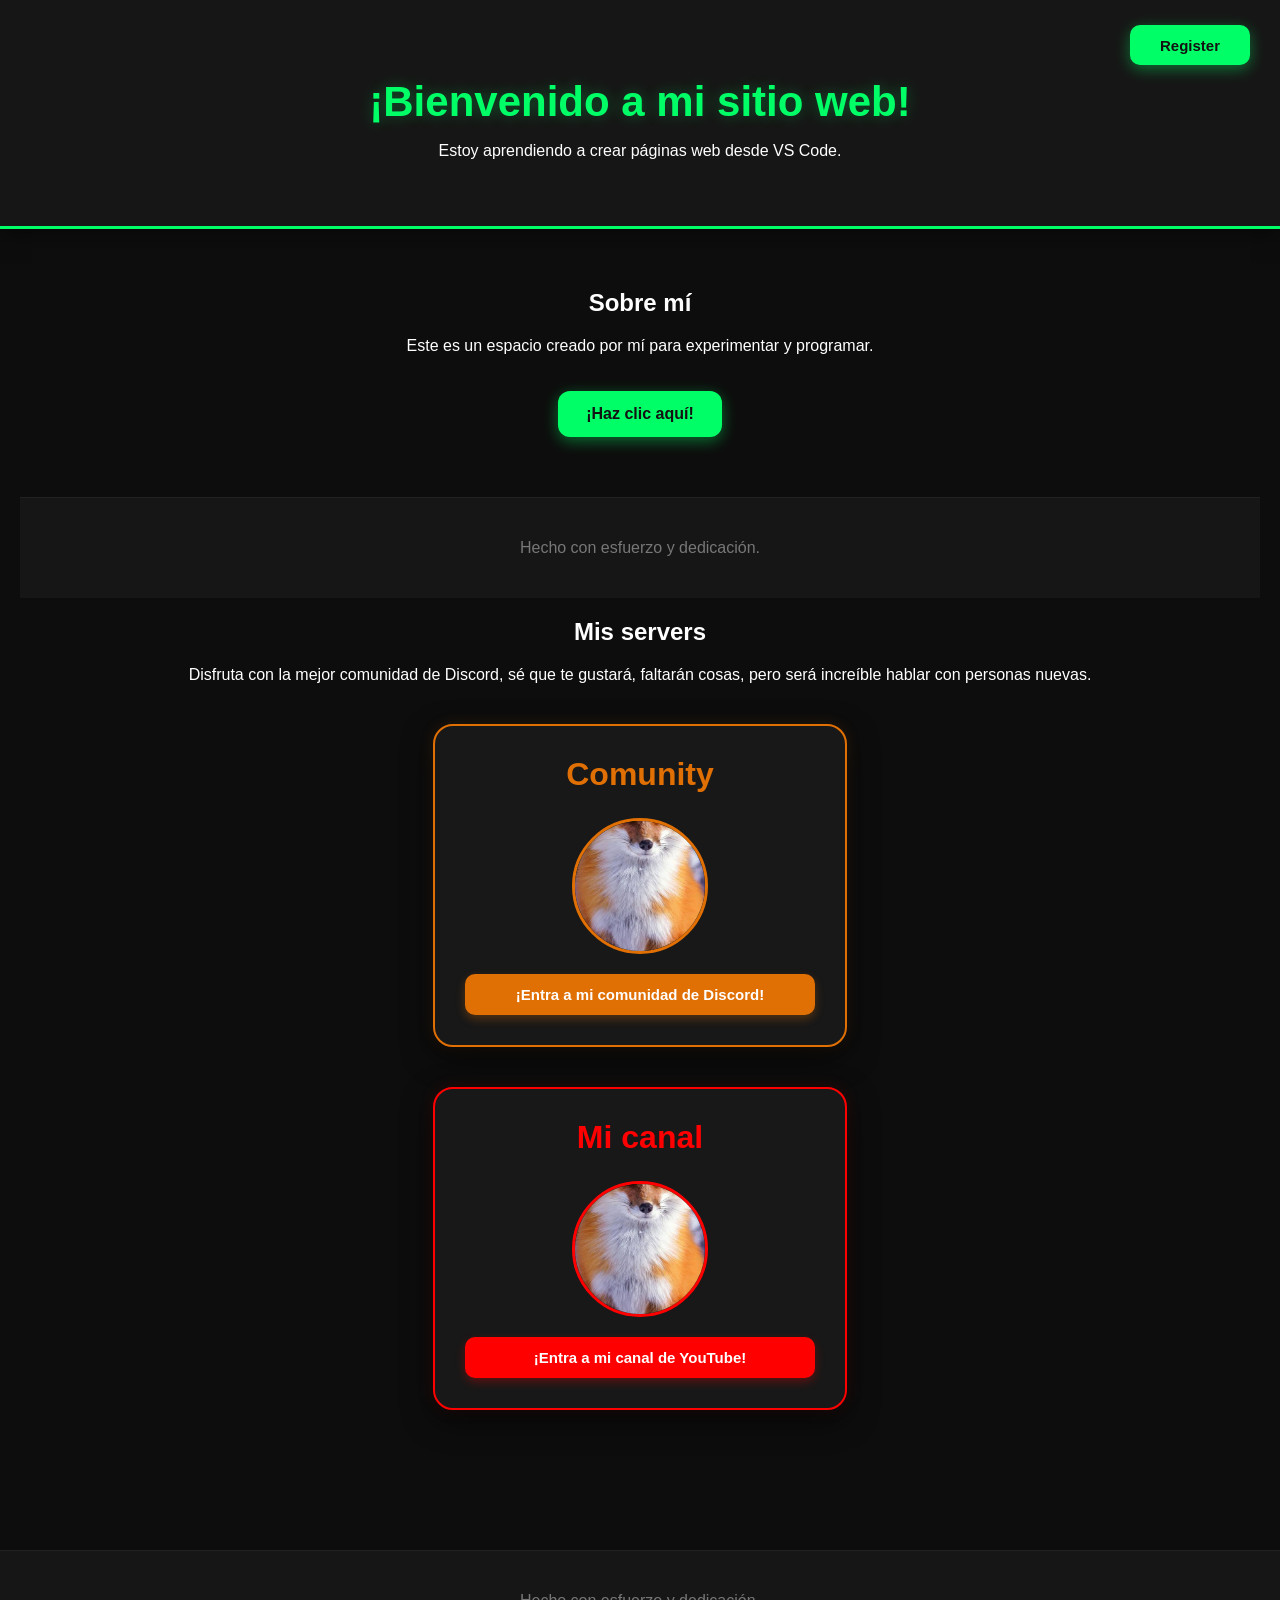
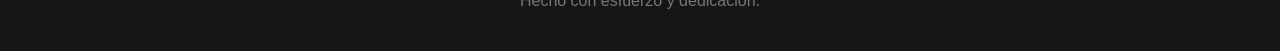
<file: index.html>
<!DOCTYPE html>
<html lang="es">
<head>
    <meta charset="UTF-8">
    <meta name="viewport" content="width=device-width, initial-scale=1.0">
    <title>Mi página web</title>
    <!-- Conectamos nuestro archivo de estilos -->
    <link rel="stylesheet" href="style.css">
</head>
<body>

    <!-- Botón flotante de Register en la esquina superior derecha -->
    <a href="register.html" class="register">Register</a>

    <header>
        <h1>¡Bienvenido a mi sitio web!</h1>
        <p>Estoy aprendiendo a crear páginas web desde VS Code.</p>
    </header>

    <main>
        <section>
            <h2>Sobre mí</h2>
            <p>Este es un espacio creado por mí para experimentar y programar.</p>
            <button id="miBoton">¡Haz clic aquí!</button>
        </section>

        <footer>
        <p>Hecho con esfuerzo y dedicación.</p>
    </footer>

        <!-- Sección de servidores y comunidades -->
        <section>
            <h2>Mis servers</h2>
            <p>Disfruta con la mejor comunidad de Discord, sé que te gustará, faltarán cosas, pero será increíble hablar con personas nuevas.</p>
            
            <!-- Tarjeta de la Comunidad -->
            <div class="server1">
                <h2 class="server11">Comunity</h2>
                <img src="Zorro.jpg" alt="Logo Comunidad">
                <button id="comunity123">¡Entra a mi comunidad de Discord!</button>
            </div>

            <!-- Tarjeta de tu Canal -->
            <div class="server2">
                <h2 class="server22">Mi canal</h2>
                <img src="Zorro.jpg" class="imgcomunity" alt="Logo Canal">
                <button id="canal123">¡Entra a mi canal de YouTube!</button>
            </div>
        </section>
    </main>

    <!-- Ventana emergente (Modal) -->
    <div id="mensaje">
        <p class="text">Esta es la página con la cual empezó todo: "Lamentablemente, no se encuentra disponible la página con la cual empecé todo, pero si quieres entrar a YouTube, toca el botón de aquí abajo 👇"</p>
        <button id="youtube">¡Click!</button>
        <button id="cerrar">X</button>
    </div>

    <footer>
        <p>Hecho con esfuerzo y dedicación.</p>
    </footer>

    <!-- Conectamos nuestro archivo de JavaScript -->
    <script src="script.js"></script>
</body>
</html>
</file>
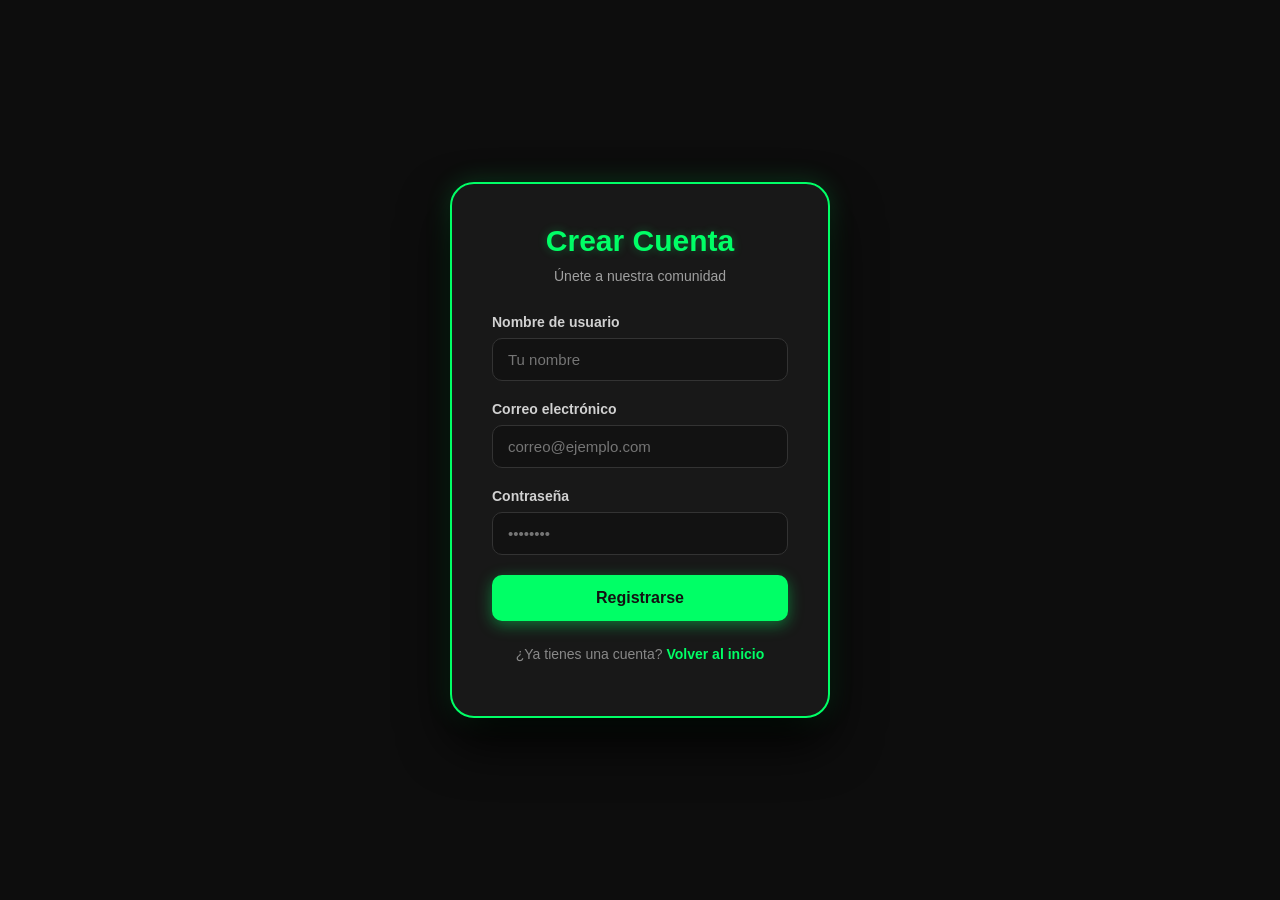
<file: register.html>
<!DOCTYPE html>
<html lang="es">
<head>
    <meta charset="UTF-8">
    <meta name="viewport" content="width=device-width, initial-scale=1.0">
    <title>Registro - Mi Sitio Web</title>
    <!-- Conectamos el archivo de estilos exclusivo para el registro -->
    <link rel="stylesheet" href="register.css">
</head>
<body>

    <!-- Contenedor principal de la tarjeta de registro -->
    <div class="register-container">
        <div class="register-header">
            <h2>Crear Cuenta</h2>
            <p>Únete a nuestra comunidad</p>
        </div>

        <form class="register-form">
            <div class="input-group">
                <label for="usuario">Nombre de usuario</label>
                <input type="text" id="usuario" placeholder="Tu nombre" required>
            </div>

            <div class="input-group">
                <label for="email">Correo electrónico</label>
                <input type="email" id="email" placeholder="correo@ejemplo.com" required>
            </div>

            <div class="input-group">
                <label for="password">Contraseña</label>
                <input type="password" id="password" placeholder="••••••••" required>
            </div>

            <a href="index.html" class="btn-submit" style="display: flex; align-items: center; justify-content: center; text-decoration: none; box-sizing: border-box;">Registrarse</a>
        </form>

        <div class="register-footer">
            <p>¿Ya tienes una cuenta? <a href="index.html">Volver al inicio</a></p>
        </div>
    </div>

</body>
</html>
</file>
<file: style.css>
/* ---- ESTILOS GENERALES ---- */
body {
    font-family: 'Segoe UI', Tahoma, Geneva, Verdana, sans-serif;
    background-color: #0d0d0d;
    color: #ffffff;
    font-size: 16px;
    margin: 0;
    padding: 0;
    text-align: center;
}

header {
    background-color: #161616;
    padding: 50px 20px;
    border-bottom: 3px solid #00ff66;
    box-shadow: 0 4px 20px rgba(0, 0, 0, 0.5);
}

h1 {
    color: #00ff66;
    margin-bottom: 10px;
    font-size: 42px;
    text-shadow: 0 0 15px rgba(0, 255, 102, 0.3);
}

main {
    padding: 40px 20px;
}

footer {
    margin-top: 60px;
    padding: 25px;
    background-color: #161616;
    color: #777777;
    border-top: 1px solid #222222;
}

/* ---- MODAL / VENTANA EMERGENTE ---- */
#mensaje {
    height: 420px;
    width: 420px;
    background-color: #181818;
    
    position: fixed;
    top: 50%;
    left: 50%;
    transform: translate(-50%, -50%);
    z-index: 1000;
    
    border-radius: 24px;
    border: 2px solid #00ff66;
    box-shadow: 0 25px 50px rgba(0, 0, 0, 0.9), 0 0 25px rgba(0, 255, 102, 0.25);
    
    display: none;
    flex-direction: column;
    align-items: center;
    justify-content: center;
    padding: 40px;
    box-sizing: border-box;
}

.text {
    font-size: 15px;
    line-height: 1.6;
    color: #d1d1d1;
    text-align: center;
    margin: 0 0 25px 0;
}

#youtube {
    background-color: #00ff66;
    color: #121212;
    border: none;
    padding: 12px 30px;
    font-size: 16px;
    font-weight: bold;
    border-radius: 12px;
    cursor: pointer;
    transition: all 0.3s ease;
    box-shadow: 0 4px 15px rgba(0, 255, 102, 0.4);
}

#youtube:hover {
    background-color: #00cc52;
    transform: translateY(-3px);
}

#cerrar {
    position: absolute;
    top: 18px;
    right: 18px;
    font-size: 14px;
    font-weight: bold;
    background-color: #ff3333;
    color: white;
    border: none;
    border-radius: 50%;
    width: 36px;
    height: 36px;
    display: flex;
    align-items: center;
    justify-content: center;
    cursor: pointer;
    box-shadow: 0 4px 10px rgba(255, 51, 51, 0.4);
    transition: all 0.2s ease;
}

#cerrar:hover {
    background-color: #cc0000;
    transform: scale(1.15);
}

/* ---- TARJETA 1: COMUNIDAD ( NARANJA ) ---- */
.server1 {
    background-color: #181818;
    border: 2px solid #e06f04;
    width: 350px;
    margin: 40px auto;
    padding: 30px;
    border-radius: 20px;
    box-shadow: 0 10px 30px rgba(0, 0, 0, 0.6), 0 0 15px rgba(224, 111, 4, 0.15);
    
    display: flex;
    flex-direction: column;
    align-items: center;
    text-align: center;
    transition: transform 0.3s ease, box-shadow 0.3s ease;
}

.server1:hover {
    transform: translateY(-5px);
    box-shadow: 0 15px 35px rgba(0, 0, 0, 0.8), 0 0 20px rgba(224, 111, 4, 0.3);
}

.server11 {
    color: #e06f04;
    font-size: 32px;
    margin: 0 0 15px 0;
}

/* Imagen general (dentro de server1) */
.server1 img {
    width: 130px;
    height: 130px;
    object-fit: cover;
    border-radius: 50%;
    border: 3px solid #e06f04;
    margin: 10px 0 20px 0;
    display: block;
}

#comunity123 {
    background-color: #e06f04;
    color: #ffffff;
    border: none;
    padding: 12px 25px;
    font-size: 15px;
    font-weight: bold;
    border-radius: 10px;
    cursor: pointer;
    width: 100%;
    transition: all 0.3s ease;
    box-shadow: 0 4px 10px rgba(224, 111, 4, 0.3);
}

#comunity123:hover {
    background-color: #ff851b;
    transform: translateY(-2px);
}

/* ---- TARJETA 2: CANAL DE YOUTUBE ( ROJO ) ---- */
.server2 {
    background-color: #181818;
    border: 2px solid #ff0000;
    width: 350px;
    margin: 40px auto;
    padding: 30px;
    border-radius: 20px;
    box-shadow: 0 10px 30px rgba(0, 0, 0, 0.6), 0 0 15px rgba(255, 0, 0, 0.15);
    
    display: flex;
    flex-direction: column;
    align-items: center;
    text-align: center;
    transition: transform 0.3s ease, box-shadow 0.3s ease;
}

.server2:hover {
    transform: translateY(-5px);
    box-shadow: 0 15px 35px rgba(0, 0, 0, 0.8), 0 0 20px rgba(255, 0, 0, 0.3);
}

.server22 {
    color: #ff0000;
    font-size: 32px;
    margin: 0 0 15px 0;
}

.imgcomunity {
    width: 130px;
    height: 130px;
    object-fit: cover;
    border-radius: 50%;
    border: 3px solid #ff0000;
    margin: 10px 0 20px 0;
    display: block;
}

#canal123 {
    background-color: #ff0000;
    color: #ffffff;
    border: none;
    padding: 12px 25px;
    font-size: 15px;
    font-weight: bold;
    border-radius: 10px;
    cursor: pointer;
    width: 100%;
    transition: all 0.3s ease;
    box-shadow: 0 4px 10px rgba(255, 0, 0, 0.3);
}

#canal123:hover {
    background-color: #cc0000;
    transform: translateY(-2px);
}

/* ---- BOTÓN PRINCIPAL DE BIENVENIDA (#miBoton) ---- */
#miBoton {
    background-color: #00ff66;
    color: #121212;
    border: none;
    padding: 14px 28px;
    font-size: 16px;
    font-weight: bold;
    border-radius: 12px;
    cursor: pointer;
    margin-top: 20px;
    transition: all 0.3s ease;
    box-shadow: 0 4px 15px rgba(0, 255, 102, 0.4);
}

#miBoton:hover {
    background-color: #00cc52;
    transform: translateY(-3px);
    box-shadow: 0 6px 20px rgba(0, 255, 102, 0.6);
}

.register {
    /* Posición fija en la esquina superior derecha */
    position: fixed;
    top: 25px;
    right: 30px;
    z-index: 9999; /* Asegura que siempre esté por encima de todo lo demás */
    
    /* Diseño moderno y limpio */
    display: inline-flex;
    align-items: center;
    justify-content: center;
    
    background-color: #00ff66;
    color: #121212; /* Texto oscuro para un contraste perfecto */
    text-decoration: none;
    font-family: 'Segoe UI', Tahoma, Geneva, Verdana, sans-serif;
    font-size: 15px;
    font-weight: bold;
    
    width: 120px;
    height: 40px;
    border-radius: 10px;
    
    /* Sombra y efecto neón profesional */
    box-shadow: 0 4px 15px rgba(0, 255, 102, 0.4);
    transition: all 0.3s ease;
}

/* Efecto al pasar el mouse por encima */
.register:hover {
    background-color: #00cc52;
    color: #ffffff;
    transform: translateY(-2px); /* Se eleva un poquito */
    box-shadow: 0 6px 20px rgba(0, 255, 102, 0.6);
}
</file>
<file: register.css>
/* ---- ESTILOS GENERALES ---- */
body {
    font-family: 'Segoe UI', Tahoma, Geneva, Verdana, sans-serif;
    background-color: #0d0d0d;
    color: #ffffff;
    margin: 0;
    padding: 0;
    display: flex;
    justify-content: center;
    align-items: center;
    height: 100vh;
}

/* ---- TARJETA DE REGISTRO ---- */
.register-container {
    background-color: #181818;
    width: 380px;
    padding: 40px;
    border-radius: 24px;
    border: 2px solid #00ff66; /* Marco verde neón idéntico al de tu web */
    box-shadow: 0 25px 50px rgba(0, 0, 0, 0.9), 0 0 25px rgba(0, 255, 102, 0.2);
    box-sizing: border-box;
}

.register-header {
    text-align: center;
    margin-bottom: 30px;
}

.register-header h2 {
    color: #00ff66;
    font-size: 30px;
    margin: 0 0 10px 0;
    text-shadow: 0 0 10px rgba(0, 255, 102, 0.3);
}

.register-header p {
    color: #a0a0a0;
    font-size: 14px;
    margin: 0;
}

/* ---- CAMPOS DEL FORMULARIO ---- */
.input-group {
    margin-bottom: 20px;
    text-align: left;
}

.input-group label {
    display: block;
    font-size: 14px;
    color: #d1d1d1;
    margin-bottom: 8px;
    font-weight: bold;
}

.input-group input {
    width: 100%;
    padding: 12px 15px;
    background-color: #121212;
    border: 1px solid #333333;
    border-radius: 10px;
    color: #ffffff;
    font-size: 15px;
    box-sizing: border-box;
    transition: all 0.3s ease;
}

.input-group input:focus {
    outline: none;
    border-color: #00ff66;
    box-shadow: 0 0 10px rgba(0, 255, 102, 0.3);
}

/* ---- BOTÓN DE ENVÍO ---- */
.btn-submit {
    width: 100%;
    background-color: #00ff66;
    color: #121212;
    border: none;
    padding: 14px;
    font-size: 16px;
    font-weight: bold;
    border-radius: 10px;
    cursor: pointer;
    transition: all 0.3s ease;
    box-shadow: 0 4px 15px rgba(0, 255, 102, 0.4);
    margin-top: 10px;
}

.btn-submit:hover {
    background-color: #00cc52;
    transform: translateY(-2px);
    box-shadow: 0 6px 20px rgba(0, 255, 102, 0.6);
}

/* ---- PIE DE LA TARJETA ---- */
.register-footer {
    text-align: center;
    margin-top: 25px;
    font-size: 14px;
    color: #888888;
}

.register-footer a {
    color: #00ff66;
    text-decoration: none;
    font-weight: bold;
    transition: color 0.2s ease;
}

.register-footer a:hover {
    color: #00cc52;
    text-decoration: underline;
}
</file>
